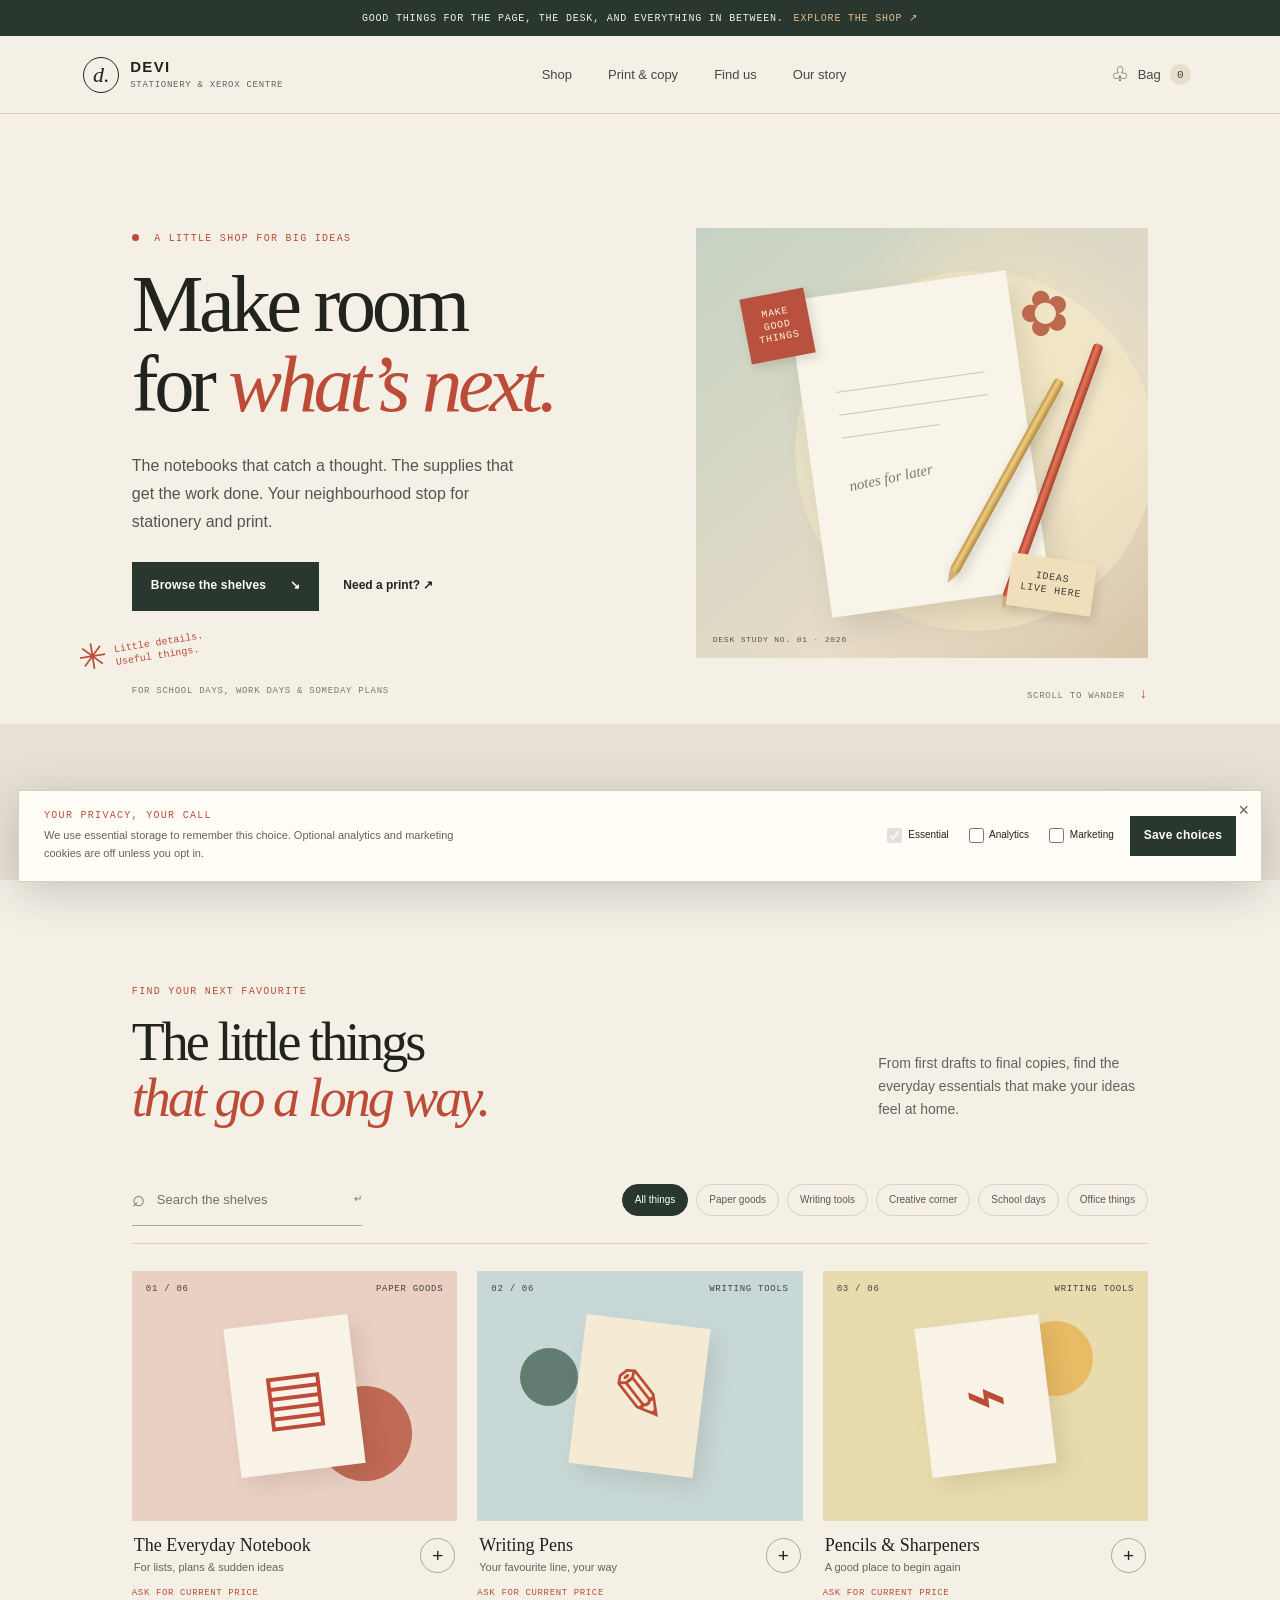
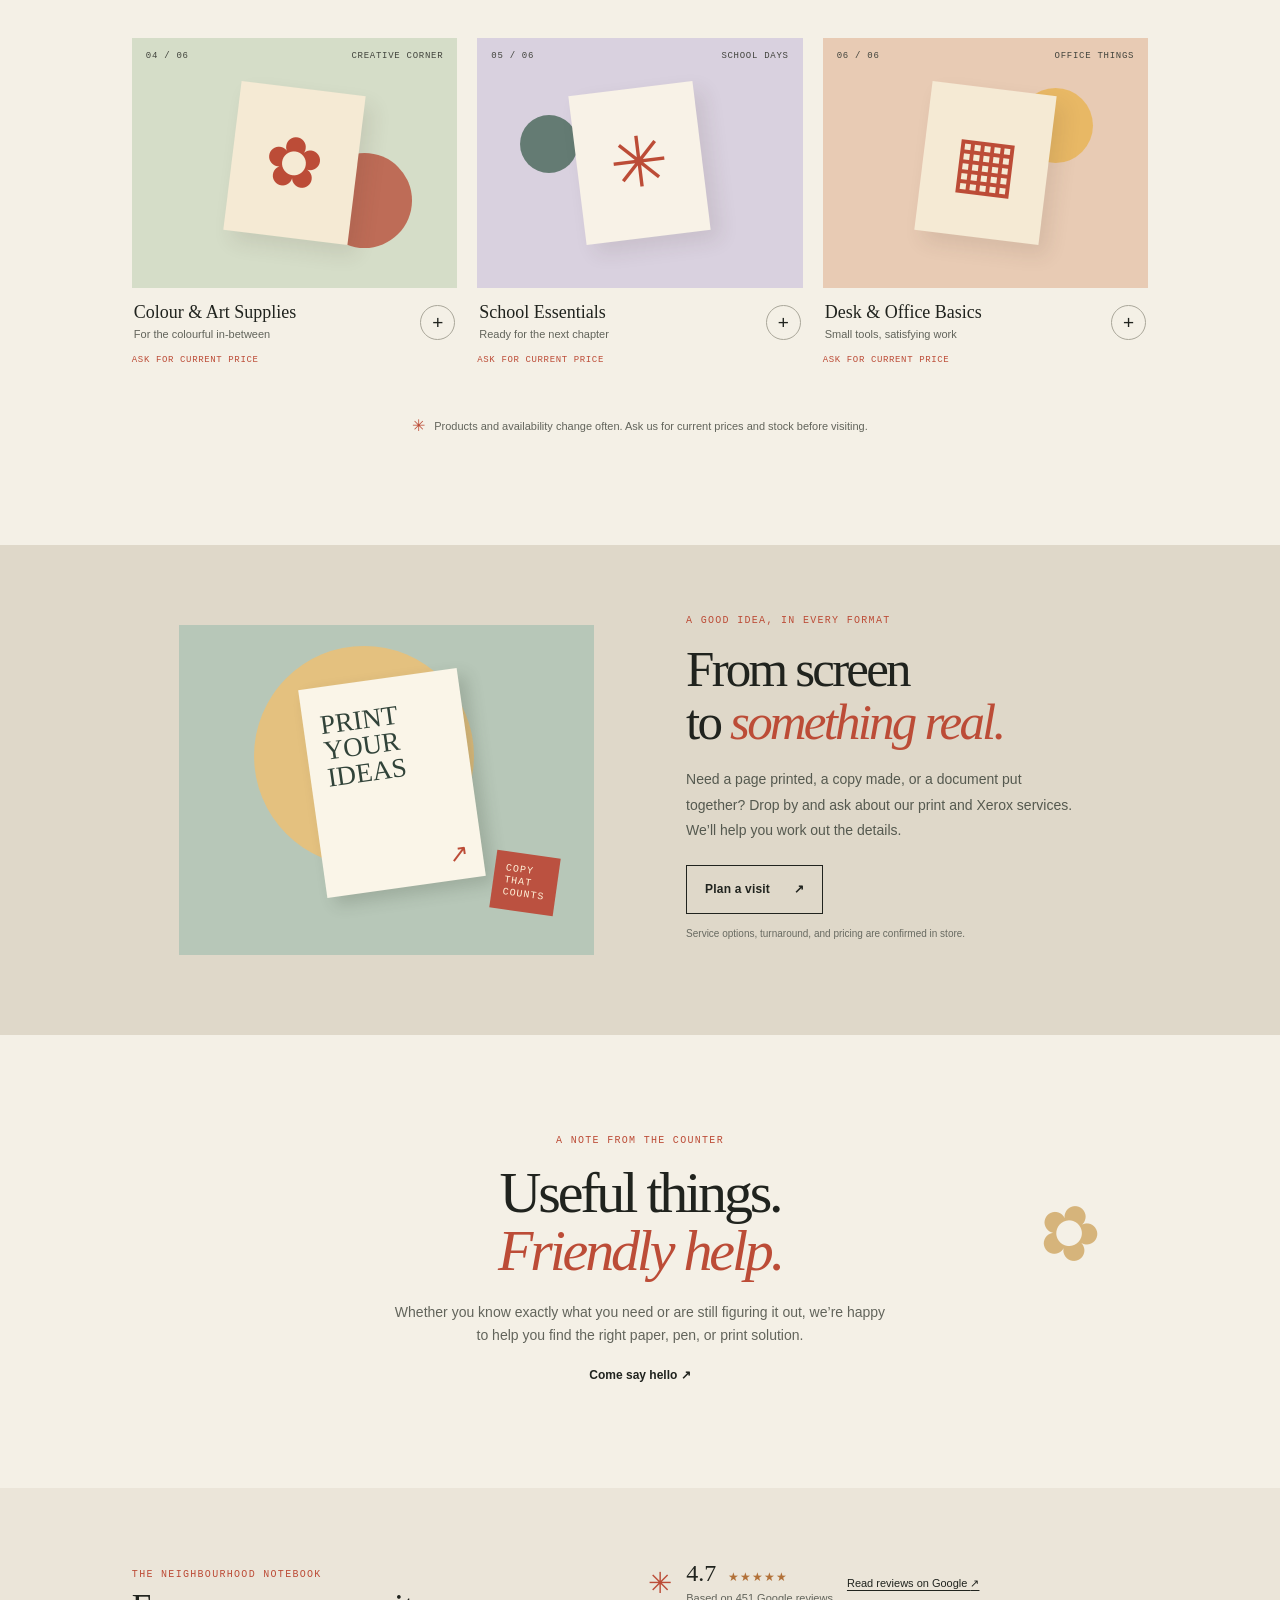
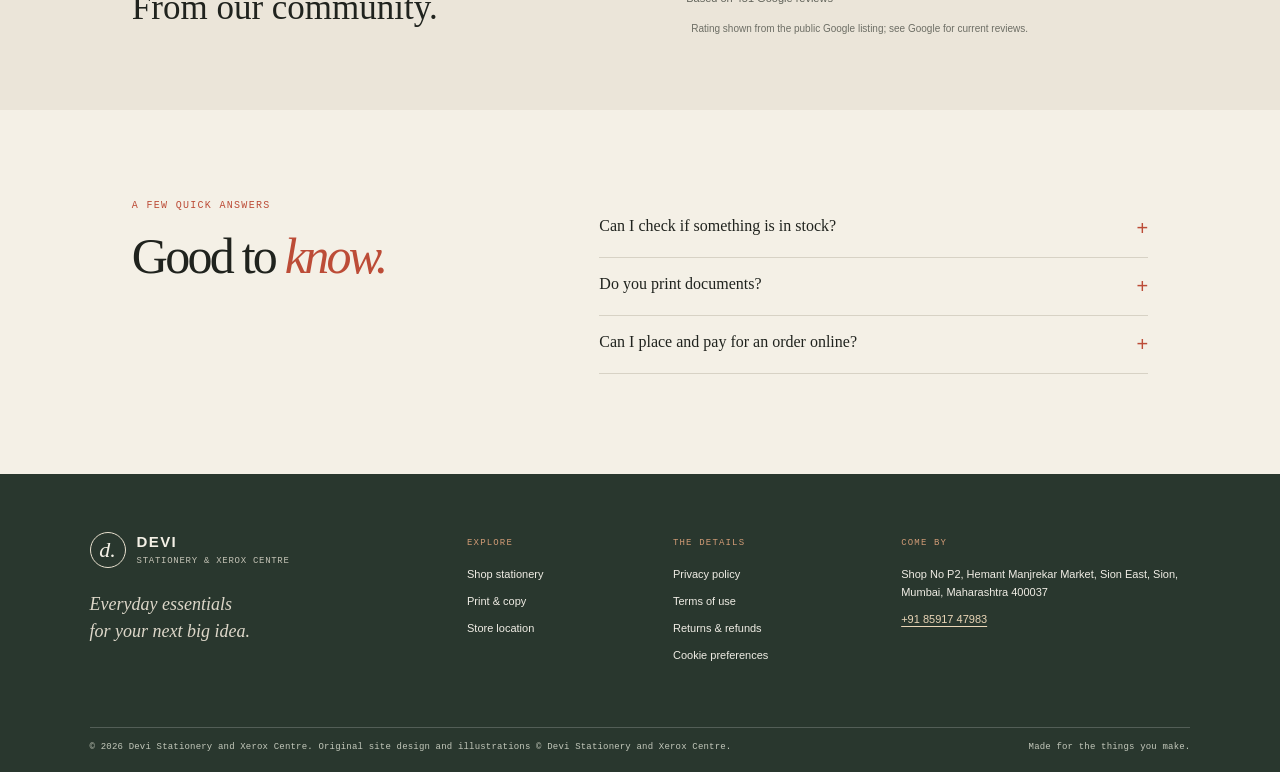
<file: index.html>
<!doctype html>
<html lang="en">
<head>
  <meta charset="utf-8">
  <meta name="viewport" content="width=device-width, initial-scale=1">
  <meta name="theme-color" content="#f4f0e6">
  <meta name="description" content="Thoughtful stationery, school and office essentials, and print services from Devi Stationery and Xerox Centre. Ask us about availability and current prices.">
  <link rel="stylesheet" href="styles.css">
  <script type="application/ld+json">{"@context":"https://schema.org","@type":"FAQPage","mainEntity":[{"@type":"Question","name":"Can I check if something is in stock?","acceptedAnswer":{"@type":"Answer","text":"Yes. Add items to your quote bag and copy a request, or ask us in store. We’ll confirm current availability and price."}},{"@type":"Question","name":"Do you print documents?","acceptedAnswer":{"@type":"Answer","text":"We offer print and Xerox services. Visit the store to confirm formats, rates, and turnaround for your job."}},{"@type":"Question","name":"Can I place and pay for an order online?","acceptedAnswer":{"@type":"Answer","text":"Online payment and checkout are not enabled yet. The quote bag helps you prepare an enquiry; it does not reserve stock or place an order."}}]}</script>
  <script type="application/ld+json">{"@context":"https://schema.org","@type":"Organization","name":"Devi Stationery and Xerox Centre","telephone":"+91-85917-47983","address":{"@type":"PostalAddress","streetAddress":"Shop No P2, Hemant Manjrekar Market, Sion East, Sion","addressLocality":"Mumbai","addressRegion":"Maharashtra","postalCode":"400037","addressCountry":"IN"}}</script>
  <title>Devi Stationery &amp; Xerox Centre — Everyday things, thoughtfully chosen</title>
  <script type="application/ld+json" id="business-schema">{"@context":"https://schema.org","@type":"Store","name":"Devi Stationery and Xerox Centre","description":"Stationery, school and office essentials, and print and copy services.","address":{"@type":"PostalAddress","streetAddress":"Shop No P2, Hemant Manjrekar Market, Sion East, Sion","addressLocality":"Mumbai","addressRegion":"Maharashtra","postalCode":"400037","addressCountry":"IN"},"telephone":"+91-85917-47983"}</script>
  <script defer src="site-config.js"></script>
  <script defer src="app.js"></script>
</head>
<body>
  <a class="skip-link" href="#main">Skip to content</a>
  <div class="announcement"><span>Good things for the page, the desk, and everything in between.</span><a href="#shop">Explore the shop <span aria-hidden="true">↗</span></a></div>
  <header class="site-header">
    <a class="wordmark" href="index.html" aria-label="Devi Stationery and Xerox Centre home"><span class="mark" aria-hidden="true">d.</span><span>DEVI <small>STATIONERY &amp; XEROX CENTRE</small></span></a>
    <button class="menu-toggle" aria-expanded="false" aria-controls="primary-nav"><span class="sr-only">Toggle navigation</span><span></span><span></span></button>
    <nav id="primary-nav" aria-label="Main navigation"><a href="#shop">Shop</a><a href="#services">Print &amp; copy</a><a href="location.html">Find us</a><a href="#about">Our story</a></nav>
    <button class="bag-button" id="bag-open" aria-label="Open quote bag, 0 items"><span class="bag-icon" aria-hidden="true">♧</span><span>Bag</span><span class="bag-count" id="bag-count">0</span></button>
  </header>

  <main id="main">
    <section class="hero" aria-labelledby="hero-title">
      <div class="hero-copy">
        <p class="eyebrow"><span class="eyebrow-dot"></span> A little shop for big ideas</p>
        <h1 id="hero-title">Make room<br>for <em>what’s next.</em></h1>
        <p class="hero-intro">The notebooks that catch a thought. The supplies that get the work done. Your neighbourhood stop for stationery and print.</p>
        <div class="hero-actions"><a class="button button-dark" href="#shop">Browse the shelves <span aria-hidden="true">↘</span></a><a class="text-link" href="#services">Need a print? <span aria-hidden="true">↗</span></a></div>
        <div class="hero-note"><span class="sun-doodle" aria-hidden="true">✳</span><span>Little details.<br>Useful things.</span></div>
      </div>
      <div class="hero-art" role="img" aria-label="Illustration of a warm, sunlit desk with a notebook, pencils and stationery">
        <div class="art-sticker sticker-top">MAKE<br>GOOD<br>THINGS</div><div class="art-paper"><span class="paper-rule"></span><span class="paper-rule"></span><span class="paper-rule short"></span><span class="paper-caption">notes for later</span></div><div class="art-pencil pencil-one"></div><div class="art-pencil pencil-two"></div><div class="art-flower" aria-hidden="true">✿</div><div class="art-sticker sticker-bottom">IDEAS<br>LIVE HERE</div><div class="art-caption">DESK STUDY NO. 01 <span>·</span> 2026</div>
      </div>
      <div class="hero-bottom"><span>For school days, work days &amp; someday plans</span><span class="scroll-cue">SCROLL TO WANDER <span aria-hidden="true">↓</span></span></div>
    </section>

    <section class="intro-strip" id="about"><p class="eyebrow">THE DEVI EDIT</p><p>Considered essentials for <span>everyday making.</span></p><span class="strip-mark" aria-hidden="true">✳</span></section>

    <section class="shop-section section-pad" id="shop">
      <div class="section-heading"><div><p class="eyebrow">FIND YOUR NEXT FAVOURITE</p><h2>The little things<br><em>that go a long way.</em></h2></div><p class="section-aside">From first drafts to final copies, find the everyday essentials that make your ideas feel at home.</p></div>
      <div class="shop-tools"><label class="search-box"><span aria-hidden="true">⌕</span><input id="product-search" type="search" placeholder="Search the shelves" list="product-suggestions" autocomplete="off" aria-label="Search products"><datalist id="product-suggestions"></datalist><kbd>↵</kbd></label><div class="filter-row" id="category-filters" aria-label="Filter products"></div></div>
      <div class="product-grid" id="product-grid" aria-live="polite"></div>
      <p class="inventory-note"><span aria-hidden="true">✳</span> Products and availability change often. Ask us for current prices and stock before visiting.</p>
    </section>

    <section class="services-section" id="services"><div class="service-art" aria-hidden="true"><div class="service-sun"></div><div class="service-copy-sheet"><span>PRINT</span><span>YOUR</span><span>IDEAS</span><i>↗</i></div><div class="service-stamp">COPY<br>THAT<br>COUNTS</div></div><div class="service-copy"><p class="eyebrow">A GOOD IDEA, IN EVERY FORMAT</p><h2>From screen<br>to <em>something real.</em></h2><p>Need a page printed, a copy made, or a document put together? Drop by and ask about our print and Xerox services. We’ll help you work out the details.</p><a class="button button-outline" href="location.html">Plan a visit <span aria-hidden="true">↗</span></a><p class="small-note">Service options, turnaround, and pricing are confirmed in store.</p></div></section>

    <section class="promise-section"><p class="eyebrow">A NOTE FROM THE COUNTER</p><h2>Useful things.<br><em>Friendly help.</em></h2><p>Whether you know exactly what you need or are still figuring it out, we’re happy to help you find the right paper, pen, or print solution.</p><a class="text-link" href="location.html">Come say hello <span aria-hidden="true">↗</span></a><span class="promise-flower" aria-hidden="true">✿</span></section>

  <section class="reviews-section section-pad" aria-labelledby="reviews-title"><div class="reviews-head"><p class="eyebrow">THE NEIGHBOURHOOD NOTEBOOK</p><h2 id="reviews-title">From our community.</h2></div><div class="review-honesty"><span class="review-star" aria-hidden="true">✳</span><div class="rating-summary"><strong>4.7 <span aria-label="out of five stars">★★★★★</span></strong><p>Based on 451 Google reviews</p></div><a href="https://www.google.com/maps/place/DEVI+STATIONERY+AND+XEROX+CENTRE+Mumbai/data=!4m2!3m1!1s0x3be7cf5bdf484687:0x6c8c2959f3098e5c" target="_blank" rel="noopener noreferrer">Read reviews on Google <span aria-hidden="true">↗</span></a><small>Rating shown from the public Google listing; see Google for current reviews.</small></div></section>

    <section class="faq-section section-pad"><div><p class="eyebrow">A FEW QUICK ANSWERS</p><h2>Good to <em>know.</em></h2></div><div class="faq-list"><details><summary>Can I check if something is in stock? <span aria-hidden="true">+</span></summary><p>Yes. Add items to your quote bag and copy a request, or ask us in store. We’ll confirm current availability and price.</p></details><details><summary>Do you print documents? <span aria-hidden="true">+</span></summary><p>We offer print and Xerox services. Visit the store to confirm formats, rates, and turnaround for your job.</p></details><details><summary>Can I place and pay for an order online? <span aria-hidden="true">+</span></summary><p>Online payment and checkout are not enabled yet. The quote bag helps you prepare an enquiry; it does not reserve stock or place an order.</p></details></div></section>
  </main>

  <footer class="site-footer"><div class="footer-main"><div class="footer-brand"><a class="wordmark wordmark-light" href="index.html"><span class="mark" aria-hidden="true">d.</span><span>DEVI <small>STATIONERY &amp; XEROX CENTRE</small></span></a><p>Everyday essentials<br>for your next big idea.</p></div><div class="footer-links"><div><p class="footer-label">EXPLORE</p><a href="#shop">Shop stationery</a><a href="#services">Print &amp; copy</a><a href="location.html">Store location</a></div><div><p class="footer-label">THE DETAILS</p><a href="privacy.html">Privacy policy</a><a href="terms.html">Terms of use</a><a href="returns.html">Returns &amp; refunds</a><button id="privacy-settings" class="footer-button">Cookie preferences</button></div><div class="footer-contact"><p class="footer-label">COME BY</p><p id="footer-nap">Shop No P2, Hemant Manjrekar Market, Sion East, Sion, Mumbai, Maharashtra 400037</p><a id="footer-phone" href="tel:+918591747983">+91 85917 47983</a></div></div></div><div class="footer-bottom"><span>© <span id="year"></span> Devi Stationery and Xerox Centre. Original site design and illustrations © Devi Stationery and Xerox Centre.</span><span>Made for the things you make.</span></div></footer>

  <dialog class="bag-dialog" id="bag-dialog" aria-labelledby="bag-title"><div class="dialog-head"><div><p class="eyebrow">YOUR SHORTLIST</p><h2 id="bag-title">Quote bag <span id="dialog-count">(0)</span></h2></div><button class="close-dialog" id="bag-close" aria-label="Close quote bag">×</button></div><div id="bag-items" class="bag-items"></div><div class="bag-actions"><p>We’ll confirm prices and availability with you. This request is not an order or reservation.</p><button class="button button-dark" id="copy-request">Copy enquiry <span aria-hidden="true">↗</span></button><button class="text-link clear-bag" id="clear-bag">Clear bag</button><span class="copy-status" id="copy-status" role="status" aria-live="polite"></span></div></dialog>
  <div class="cookie-banner" id="cookie-banner" hidden><div><p class="eyebrow">YOUR PRIVACY, YOUR CALL</p><p>We use essential storage to remember this choice. Optional analytics and marketing cookies are off unless you opt in.</p></div><div class="cookie-controls"><label><input type="checkbox" checked disabled> Essential</label><label><input type="checkbox" id="analytics-consent"> Analytics</label><label><input type="checkbox" id="marketing-consent"> Marketing</label><button id="cookie-save" class="button button-dark">Save choices</button></div><button id="cookie-close" class="cookie-close" aria-label="Close cookie preferences">×</button></div>
</body>
</html>
</file>
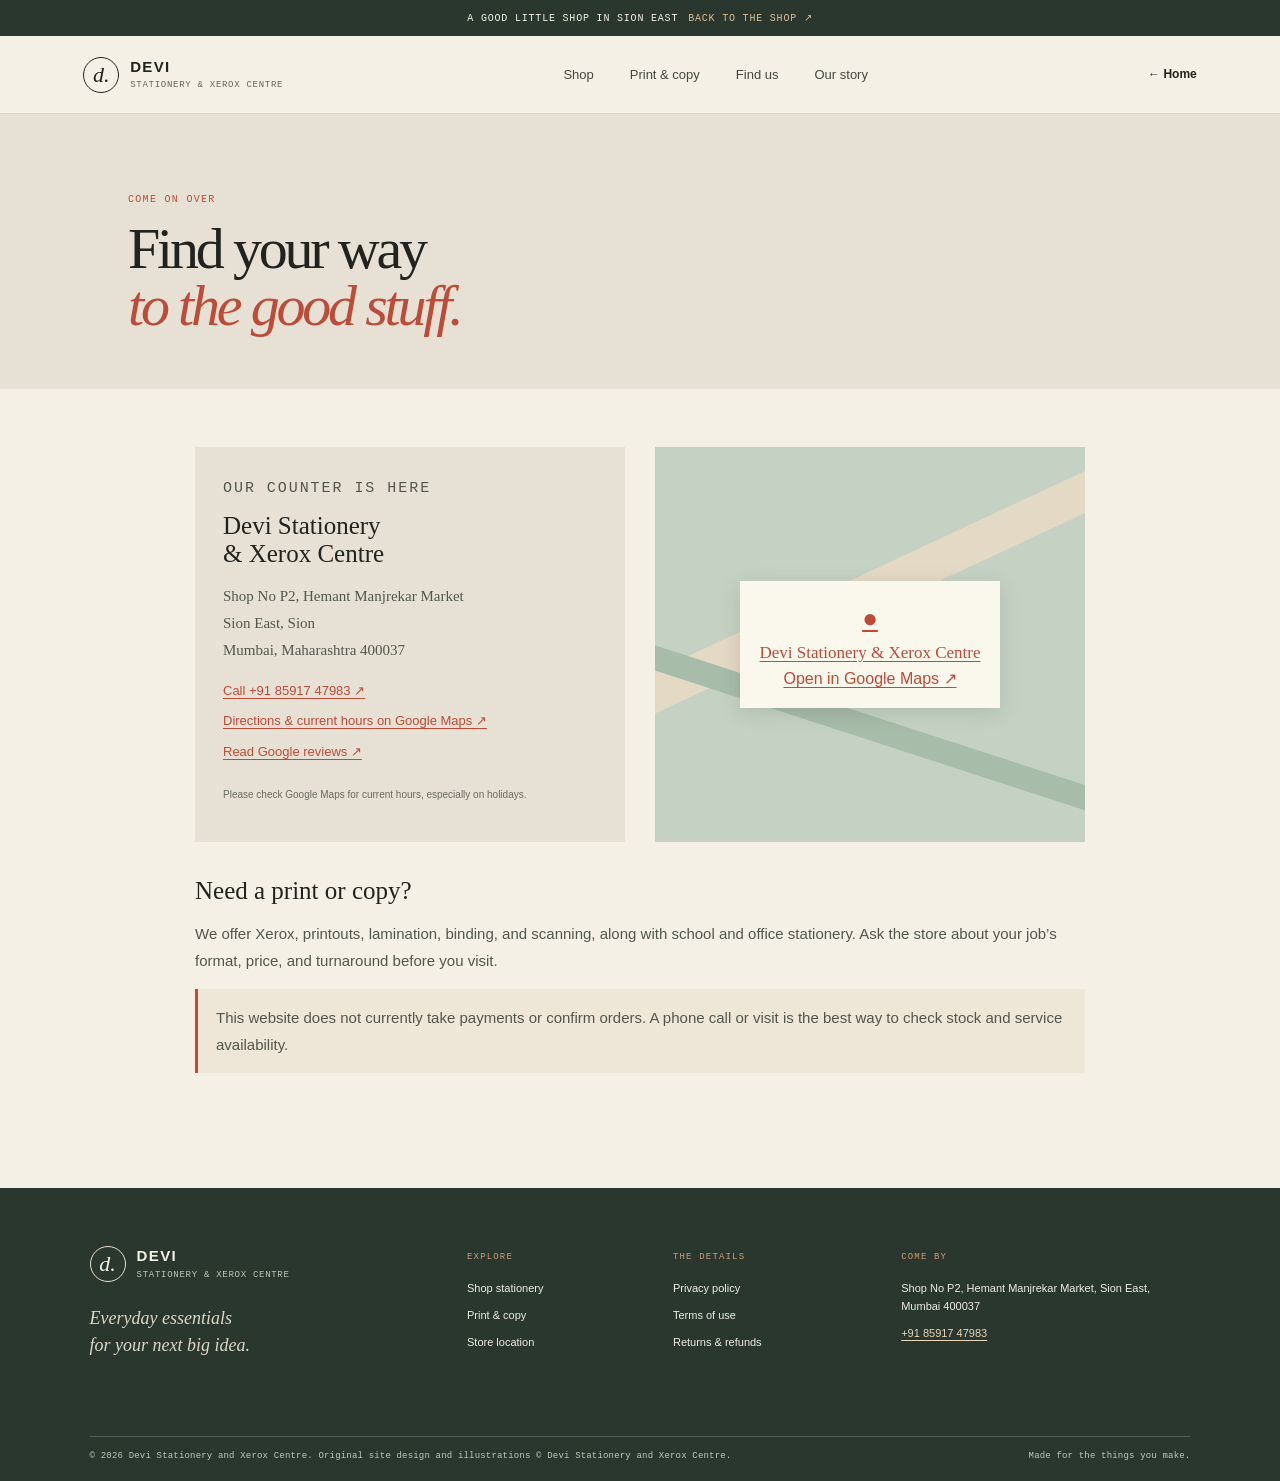
<file: location.html>
<!doctype html>
<html lang="en"><head><meta charset="utf-8"><meta name="viewport" content="width=device-width, initial-scale=1"><meta name="theme-color" content="#f4f0e6"><meta name="description" content="Find Devi Stationery and Xerox Centre at Hemant Manjrekar Market in Sion East, Mumbai. See current hours and directions on Google Maps."><link rel="stylesheet" href="styles.css"><title>Find Us — Devi Stationery &amp; Xerox Centre</title><script type="application/ld+json">{"@context":"https://schema.org","@type":"StationeryStore","name":"Devi Stationery and Xerox Centre","telephone":"+91-85917-47983","address":{"@type":"PostalAddress","streetAddress":"Shop No P2, Hemant Manjrekar Market, Sion East, Sion","addressLocality":"Mumbai","addressRegion":"Maharashtra","postalCode":"400037","addressCountry":"IN"}}</script><script type="application/ld+json">{"@context":"https://schema.org","@type":"BreadcrumbList","itemListElement":[{"@type":"ListItem","position":1,"name":"Home","item":"/"},{"@type":"ListItem","position":2,"name":"Find us","item":"/location.html"}]}</script></head>
<body><a class="skip-link" href="#main">Skip to content</a><div class="announcement">A good little shop in Sion East <a href="index.html">Back to the shop ↗</a></div><header class="site-header site-header-simple"><a class="wordmark" href="index.html"><span class="mark" aria-hidden="true">d.</span><span>DEVI <small>STATIONERY &amp; XEROX CENTRE</small></span></a><nav aria-label="Main navigation"><a href="index.html#shop">Shop</a><a href="index.html#services">Print &amp; copy</a><a href="location.html" aria-current="page">Find us</a><a href="index.html#about">Our story</a></nav><a class="text-link" href="index.html">← Home</a></header><main id="main"><section class="page-hero"><p class="eyebrow">COME ON OVER</p><h1>Find your way<br><em>to the good stuff.</em></h1></section><section class="page-content"><div class="location-grid"><div class="location-card"><p class="eyebrow">OUR COUNTER IS HERE</p><h2>Devi Stationery<br>&amp; Xerox Centre</h2><p class="location-address">Shop No P2, Hemant Manjrekar Market<br>Sion East, Sion<br>Mumbai, Maharashtra 400037</p><div class="location-details"><a href="tel:+918591747983">Call +91 85917 47983 ↗</a><a href="https://www.google.com/maps/place/DEVI+STATIONERY+AND+XEROX+CENTRE+Mumbai/data=!4m2!3m1!1s0x3be7cf5bdf484687:0x6c8c2959f3098e5c" target="_blank" rel="noopener noreferrer">Directions &amp; current hours on Google Maps ↗</a><a href="https://www.google.com/maps/place/DEVI+STATIONERY+AND+XEROX+CENTRE+Mumbai/data=!4m2!3m1!1s0x3be7cf5bdf484687:0x6c8c2959f3098e5c" target="_blank" rel="noopener noreferrer">Read Google reviews ↗</a></div><p class="small-note">Please check Google Maps for current hours, especially on holidays.</p></div><a class="map-card" href="https://www.google.com/maps/place/DEVI+STATIONERY+AND+XEROX+CENTRE+Mumbai/data=!4m2!3m1!1s0x3be7cf5bdf484687:0x6c8c2959f3098e5c" target="_blank" rel="noopener noreferrer" aria-label="Open Devi Stationery and Xerox Centre in Google Maps"><div><span class="map-pin" aria-hidden="true">●</span><strong>Devi Stationery &amp; Xerox Centre</strong><br><span>Open in Google Maps ↗</span></div></a></div><h2>Need a print or copy?</h2><p>We offer Xerox, printouts, lamination, binding, and scanning, along with school and office stationery. Ask the store about your job’s format, price, and turnaround before you visit.</p><p class="policy-note">This website does not currently take payments or confirm orders. A phone call or visit is the best way to check stock and service availability.</p></section></main><footer class="site-footer"><div class="footer-main"><div class="footer-brand"><a class="wordmark wordmark-light" href="index.html"><span class="mark">d.</span><span>DEVI <small>STATIONERY &amp; XEROX CENTRE</small></span></a><p>Everyday essentials<br>for your next big idea.</p></div><div class="footer-links"><div><p class="footer-label">EXPLORE</p><a href="index.html#shop">Shop stationery</a><a href="index.html#services">Print &amp; copy</a><a href="location.html">Store location</a></div><div><p class="footer-label">THE DETAILS</p><a href="privacy.html">Privacy policy</a><a href="terms.html">Terms of use</a><a href="returns.html">Returns &amp; refunds</a></div><div class="footer-contact"><p class="footer-label">COME BY</p><p>Shop No P2, Hemant Manjrekar Market, Sion East, Mumbai 400037</p><a href="tel:+918591747983">+91 85917 47983</a></div></div></div><div class="footer-bottom"><span>© 2026 Devi Stationery and Xerox Centre. Original site design and illustrations © Devi Stationery and Xerox Centre.</span><span>Made for the things you make.</span></div></footer></body></html>
</file>
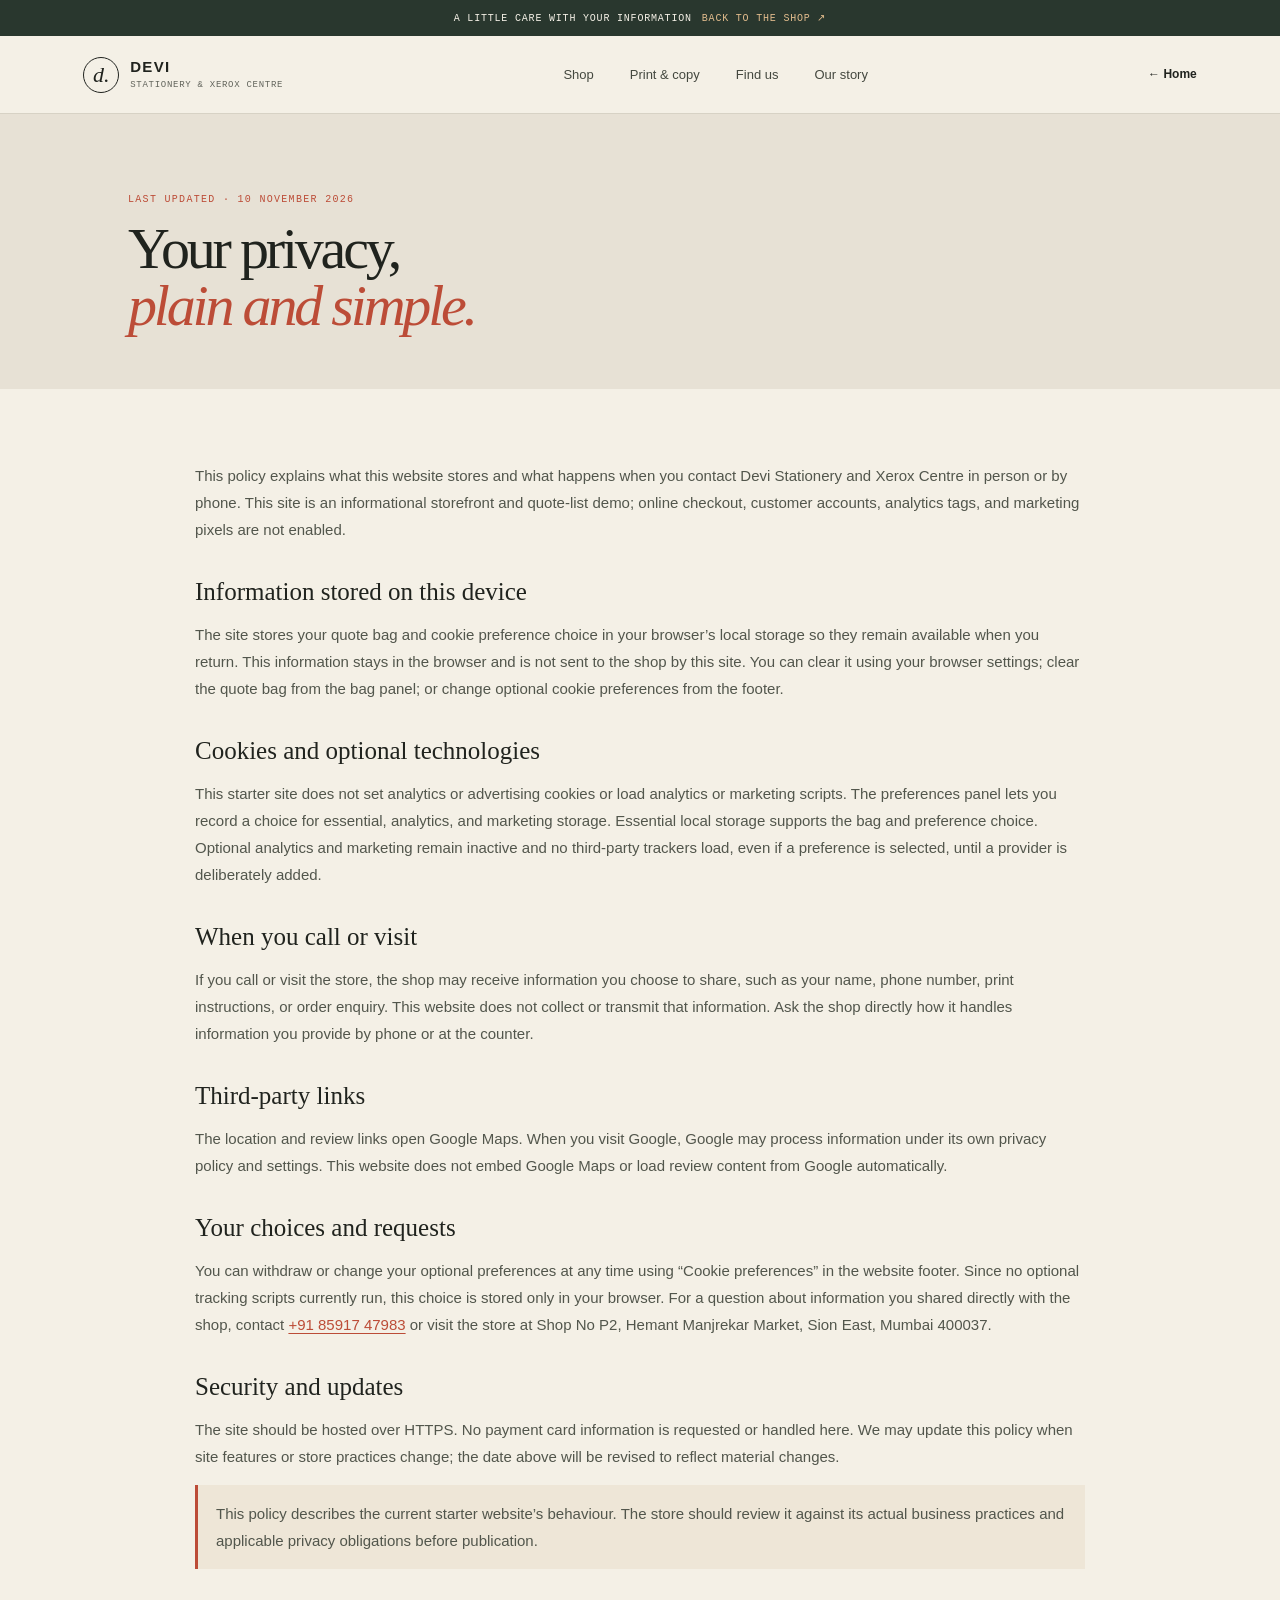
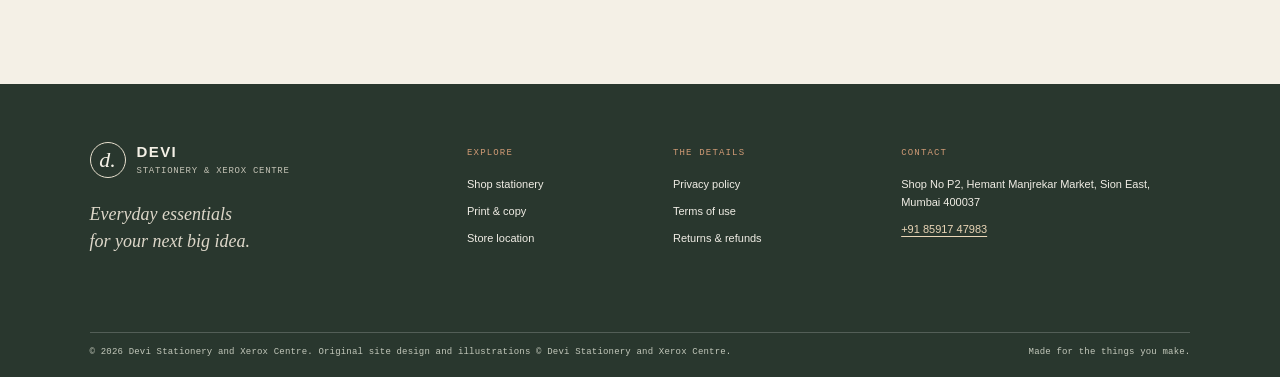
<file: privacy.html>
<!doctype html>
<html lang="en"><head><meta charset="utf-8"><meta name="viewport" content="width=device-width, initial-scale=1"><meta name="theme-color" content="#f4f0e6"><meta name="description" content="Privacy information for the Devi Stationery and Xerox Centre website."><link rel="stylesheet" href="styles.css"><title>Privacy Policy — Devi Stationery &amp; Xerox Centre</title></head>
<body><a class="skip-link" href="#main">Skip to content</a><div class="announcement">A little care with your information <a href="index.html">Back to the shop ↗</a></div><header class="site-header site-header-simple"><a class="wordmark" href="index.html"><span class="mark">d.</span><span>DEVI <small>STATIONERY &amp; XEROX CENTRE</small></span></a><nav aria-label="Main navigation"><a href="index.html#shop">Shop</a><a href="index.html#services">Print &amp; copy</a><a href="location.html">Find us</a><a href="index.html#about">Our story</a></nav><a class="text-link" href="index.html">← Home</a></header><main id="main"><section class="page-hero"><p class="eyebrow">LAST UPDATED · 10 NOVEMBER 2026</p><h1>Your privacy,<br><em>plain and simple.</em></h1></section><article class="page-content"><p>This policy explains what this website stores and what happens when you contact Devi Stationery and Xerox Centre in person or by phone. This site is an informational storefront and quote-list demo; online checkout, customer accounts, analytics tags, and marketing pixels are not enabled.</p><h2>Information stored on this device</h2><p>The site stores your quote bag and cookie preference choice in your browser’s local storage so they remain available when you return. This information stays in the browser and is not sent to the shop by this site. You can clear it using your browser settings; clear the quote bag from the bag panel; or change optional cookie preferences from the footer.</p><h2>Cookies and optional technologies</h2><p>This starter site does not set analytics or advertising cookies or load analytics or marketing scripts. The preferences panel lets you record a choice for essential, analytics, and marketing storage. Essential local storage supports the bag and preference choice. Optional analytics and marketing remain inactive and no third-party trackers load, even if a preference is selected, until a provider is deliberately added.</p><h2>When you call or visit</h2><p>If you call or visit the store, the shop may receive information you choose to share, such as your name, phone number, print instructions, or order enquiry. This website does not collect or transmit that information. Ask the shop directly how it handles information you provide by phone or at the counter.</p><h2>Third-party links</h2><p>The location and review links open Google Maps. When you visit Google, Google may process information under its own privacy policy and settings. This website does not embed Google Maps or load review content from Google automatically.</p><h2>Your choices and requests</h2><p>You can withdraw or change your optional preferences at any time using “Cookie preferences” in the website footer. Since no optional tracking scripts currently run, this choice is stored only in your browser. For a question about information you shared directly with the shop, contact <a href="tel:+918591747983">+91 85917 47983</a> or visit the store at Shop No P2, Hemant Manjrekar Market, Sion East, Mumbai 400037.</p><h2>Security and updates</h2><p>The site should be hosted over HTTPS. No payment card information is requested or handled here. We may update this policy when site features or store practices change; the date above will be revised to reflect material changes.</p><p class="policy-note">This policy describes the current starter website’s behaviour. The store should review it against its actual business practices and applicable privacy obligations before publication.</p></article></main><footer class="site-footer"><div class="footer-main"><div class="footer-brand"><a class="wordmark wordmark-light" href="index.html"><span class="mark">d.</span><span>DEVI <small>STATIONERY &amp; XEROX CENTRE</small></span></a><p>Everyday essentials<br>for your next big idea.</p></div><div class="footer-links"><div><p class="footer-label">EXPLORE</p><a href="index.html#shop">Shop stationery</a><a href="index.html#services">Print &amp; copy</a><a href="location.html">Store location</a></div><div><p class="footer-label">THE DETAILS</p><a href="privacy.html">Privacy policy</a><a href="terms.html">Terms of use</a><a href="returns.html">Returns &amp; refunds</a></div><div class="footer-contact"><p class="footer-label">CONTACT</p><p>Shop No P2, Hemant Manjrekar Market, Sion East, Mumbai 400037</p><a href="tel:+918591747983">+91 85917 47983</a></div></div></div><div class="footer-bottom"><span>© 2026 Devi Stationery and Xerox Centre. Original site design and illustrations © Devi Stationery and Xerox Centre.</span><span>Made for the things you make.</span></div></footer></body></html>
</file>
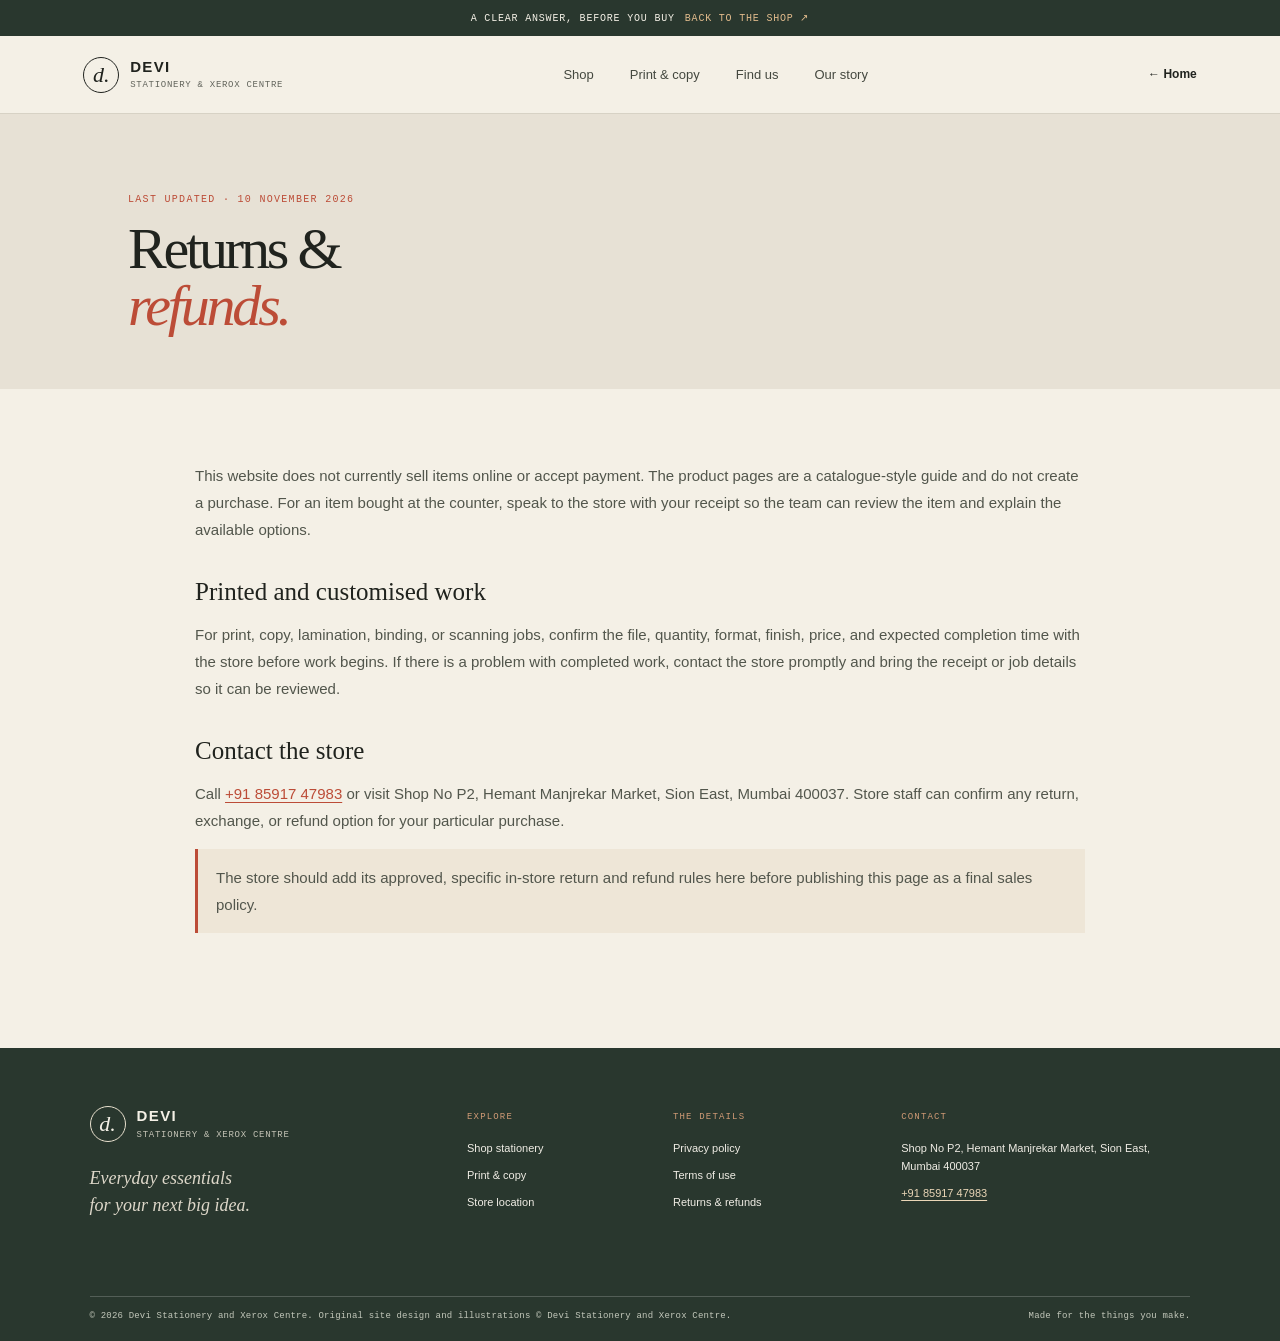
<file: returns.html>
<!doctype html>
<html lang="en"><head><meta charset="utf-8"><meta name="viewport" content="width=device-width, initial-scale=1"><meta name="theme-color" content="#f4f0e6"><meta name="description" content="Returns and refund information for Devi Stationery and Xerox Centre."><link rel="stylesheet" href="styles.css"><title>Returns &amp; Refunds — Devi Stationery &amp; Xerox Centre</title></head>
<body><a class="skip-link" href="#main">Skip to content</a><div class="announcement">A clear answer, before you buy <a href="index.html">Back to the shop ↗</a></div><header class="site-header site-header-simple"><a class="wordmark" href="index.html"><span class="mark">d.</span><span>DEVI <small>STATIONERY &amp; XEROX CENTRE</small></span></a><nav aria-label="Main navigation"><a href="index.html#shop">Shop</a><a href="index.html#services">Print &amp; copy</a><a href="location.html">Find us</a><a href="index.html#about">Our story</a></nav><a class="text-link" href="index.html">← Home</a></header><main id="main"><section class="page-hero"><p class="eyebrow">LAST UPDATED · 10 NOVEMBER 2026</p><h1>Returns &amp;<br><em>refunds.</em></h1></section><article class="page-content"><p>This website does not currently sell items online or accept payment. The product pages are a catalogue-style guide and do not create a purchase. For an item bought at the counter, speak to the store with your receipt so the team can review the item and explain the available options.</p><h2>Printed and customised work</h2><p>For print, copy, lamination, binding, or scanning jobs, confirm the file, quantity, format, finish, price, and expected completion time with the store before work begins. If there is a problem with completed work, contact the store promptly and bring the receipt or job details so it can be reviewed.</p><h2>Contact the store</h2><p>Call <a href="tel:+918591747983">+91 85917 47983</a> or visit Shop No P2, Hemant Manjrekar Market, Sion East, Mumbai 400037. Store staff can confirm any return, exchange, or refund option for your particular purchase.</p><p class="policy-note">The store should add its approved, specific in-store return and refund rules here before publishing this page as a final sales policy.</p></article></main><footer class="site-footer"><div class="footer-main"><div class="footer-brand"><a class="wordmark wordmark-light" href="index.html"><span class="mark">d.</span><span>DEVI <small>STATIONERY &amp; XEROX CENTRE</small></span></a><p>Everyday essentials<br>for your next big idea.</p></div><div class="footer-links"><div><p class="footer-label">EXPLORE</p><a href="index.html#shop">Shop stationery</a><a href="index.html#services">Print &amp; copy</a><a href="location.html">Store location</a></div><div><p class="footer-label">THE DETAILS</p><a href="privacy.html">Privacy policy</a><a href="terms.html">Terms of use</a><a href="returns.html">Returns &amp; refunds</a></div><div class="footer-contact"><p class="footer-label">CONTACT</p><p>Shop No P2, Hemant Manjrekar Market, Sion East, Mumbai 400037</p><a href="tel:+918591747983">+91 85917 47983</a></div></div></div><div class="footer-bottom"><span>© 2026 Devi Stationery and Xerox Centre. Original site design and illustrations © Devi Stationery and Xerox Centre.</span><span>Made for the things you make.</span></div></footer></body></html>
</file>
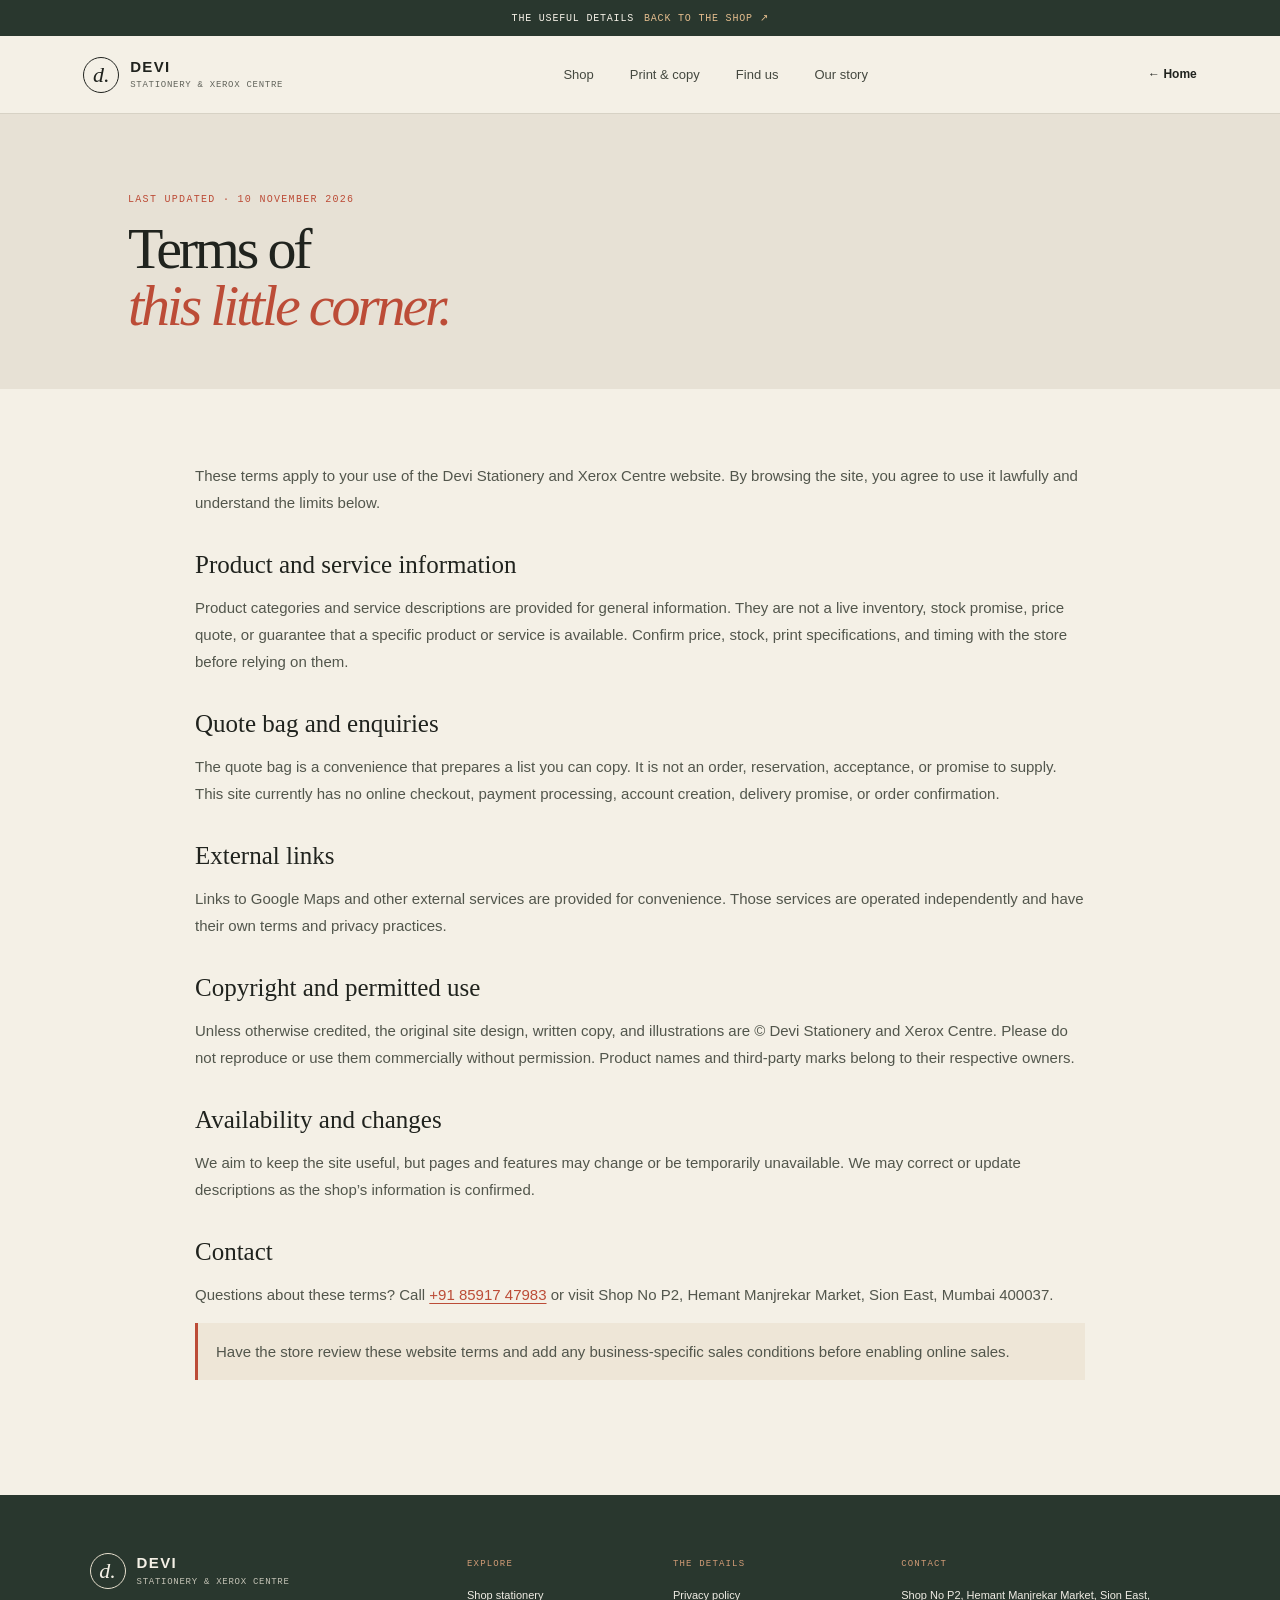
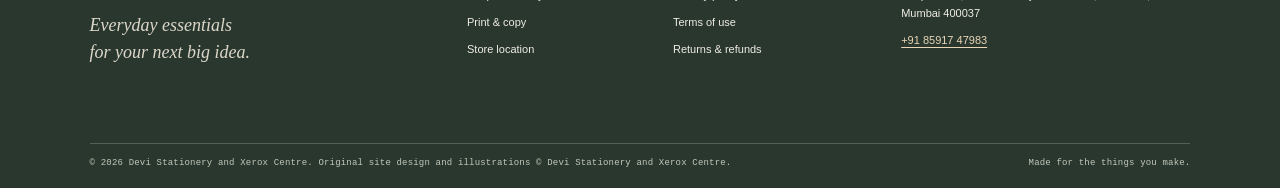
<file: terms.html>
<!doctype html>
<html lang="en"><head><meta charset="utf-8"><meta name="viewport" content="width=device-width, initial-scale=1"><meta name="theme-color" content="#f4f0e6"><meta name="description" content="Terms for using the Devi Stationery and Xerox Centre website."><link rel="stylesheet" href="styles.css"><title>Terms of Use — Devi Stationery &amp; Xerox Centre</title></head>
<body><a class="skip-link" href="#main">Skip to content</a><div class="announcement">The useful details <a href="index.html">Back to the shop ↗</a></div><header class="site-header site-header-simple"><a class="wordmark" href="index.html"><span class="mark">d.</span><span>DEVI <small>STATIONERY &amp; XEROX CENTRE</small></span></a><nav aria-label="Main navigation"><a href="index.html#shop">Shop</a><a href="index.html#services">Print &amp; copy</a><a href="location.html">Find us</a><a href="index.html#about">Our story</a></nav><a class="text-link" href="index.html">← Home</a></header><main id="main"><section class="page-hero"><p class="eyebrow">LAST UPDATED · 10 NOVEMBER 2026</p><h1>Terms of<br><em>this little corner.</em></h1></section><article class="page-content"><p>These terms apply to your use of the Devi Stationery and Xerox Centre website. By browsing the site, you agree to use it lawfully and understand the limits below.</p><h2>Product and service information</h2><p>Product categories and service descriptions are provided for general information. They are not a live inventory, stock promise, price quote, or guarantee that a specific product or service is available. Confirm price, stock, print specifications, and timing with the store before relying on them.</p><h2>Quote bag and enquiries</h2><p>The quote bag is a convenience that prepares a list you can copy. It is not an order, reservation, acceptance, or promise to supply. This site currently has no online checkout, payment processing, account creation, delivery promise, or order confirmation.</p><h2>External links</h2><p>Links to Google Maps and other external services are provided for convenience. Those services are operated independently and have their own terms and privacy practices.</p><h2>Copyright and permitted use</h2><p>Unless otherwise credited, the original site design, written copy, and illustrations are © Devi Stationery and Xerox Centre. Please do not reproduce or use them commercially without permission. Product names and third-party marks belong to their respective owners.</p><h2>Availability and changes</h2><p>We aim to keep the site useful, but pages and features may change or be temporarily unavailable. We may correct or update descriptions as the shop’s information is confirmed.</p><h2>Contact</h2><p>Questions about these terms? Call <a href="tel:+918591747983">+91 85917 47983</a> or visit Shop No P2, Hemant Manjrekar Market, Sion East, Mumbai 400037.</p><p class="policy-note">Have the store review these website terms and add any business-specific sales conditions before enabling online sales.</p></article></main><footer class="site-footer"><div class="footer-main"><div class="footer-brand"><a class="wordmark wordmark-light" href="index.html"><span class="mark">d.</span><span>DEVI <small>STATIONERY &amp; XEROX CENTRE</small></span></a><p>Everyday essentials<br>for your next big idea.</p></div><div class="footer-links"><div><p class="footer-label">EXPLORE</p><a href="index.html#shop">Shop stationery</a><a href="index.html#services">Print &amp; copy</a><a href="location.html">Store location</a></div><div><p class="footer-label">THE DETAILS</p><a href="privacy.html">Privacy policy</a><a href="terms.html">Terms of use</a><a href="returns.html">Returns &amp; refunds</a></div><div class="footer-contact"><p class="footer-label">CONTACT</p><p>Shop No P2, Hemant Manjrekar Market, Sion East, Mumbai 400037</p><a href="tel:+918591747983">+91 85917 47983</a></div></div></div><div class="footer-bottom"><span>© 2026 Devi Stationery and Xerox Centre. Original site design and illustrations © Devi Stationery and Xerox Centre.</span><span>Made for the things you make.</span></div></footer></body></html>
</file>
<file: styles.css>
:root{--paper:#f4f0e6;--paper-light:#faf8f1;--ink:#20231e;--muted:#62645b;--red:#bc4c37;--line:#d7d2c5;--forest:#29372e;--serif:'Playfair Display',Georgia,serif;--sans:'DM Sans',Arial,sans-serif;--mono:'DM Mono',monospace}*{box-sizing:border-box}html{scroll-behavior:smooth;scroll-padding-top:92px}body{margin:0;background:var(--paper);color:var(--ink);font-family:var(--sans);font-size:16px;line-height:1.65}a{color:inherit;text-decoration:none}button,input{font:inherit}button,a,input,summary{outline-offset:4px}button:focus-visible,a:focus-visible,input:focus-visible,summary:focus-visible{outline:2px solid var(--red)}.skip-link{position:absolute;top:-60px;left:10px;background:var(--ink);color:white;padding:10px;z-index:100}.skip-link:focus{top:8px}.sr-only{position:absolute;width:1px;height:1px;padding:0;margin:-1px;overflow:hidden;clip:rect(0,0,0,0);white-space:nowrap;border:0}.announcement{height:36px;background:var(--forest);color:#f5f1e7;display:flex;align-items:center;justify-content:center;gap:10px;font:10px var(--mono);letter-spacing:.08em;text-transform:uppercase}.announcement a{color:#e2bc8d}.site-header{height:78px;padding:0 6.5%;border-bottom:1px solid var(--line);display:flex;align-items:center;justify-content:space-between;position:sticky;top:0;z-index:10;background:rgba(244,240,230,.96);backdrop-filter:blur(12px)}.wordmark{display:flex;align-items:center;gap:11px;font:700 15px var(--sans);letter-spacing:.09em;line-height:1.1}.wordmark small{display:block;margin-top:5px;font:9px var(--mono);letter-spacing:.08em;color:var(--muted)}.mark{width:36px;height:36px;border:1px solid var(--ink);border-radius:50%;display:grid;place-items:center;font:italic 22px var(--serif);letter-spacing:0}.site-header nav{display:flex;align-items:center;gap:36px}.site-header nav a,.bag-button{font-size:13px;color:#44483f}.site-header nav a:hover,.footer-links a:hover,.text-link:hover{color:var(--red)}.bag-button{border:0;background:none;display:flex;align-items:center;gap:9px;cursor:pointer}.bag-icon{font-size:20px}.bag-count{width:21px;height:21px;border-radius:50%;display:grid;place-items:center;background:#e6dfd0;font:11px var(--mono)}.menu-toggle{display:none}.hero{min-height:610px;padding:76px 10.3% 28px;position:relative;display:grid;grid-template-columns:1fr .9fr;align-items:center;gap:6%;overflow:hidden}.hero-copy{position:relative;z-index:1;padding-bottom:42px}.eyebrow{font:10px var(--mono);letter-spacing:.13em;color:var(--red);margin:0 0 20px;text-transform:uppercase}.eyebrow-dot{display:inline-block;width:7px;height:7px;border-radius:50%;background:var(--red);margin-right:8px}.hero h1,.section-heading h2,.service-copy h2,.promise-section h2,.faq-section h2,.page-hero h1{font:500 clamp(52px,6.3vw,86px)/.99 var(--serif);letter-spacing:-.055em;margin:0}.hero h1 em,.section-heading h2 em,.service-copy h2 em,.promise-section h2 em,.faq-section h2 em,.page-hero h1 em{font-weight:500;color:var(--red)}.hero-intro{font-size:16px;line-height:1.75;color:#53564d;max-width:390px;margin:28px 0 26px}.hero-actions{display:flex;align-items:center;gap:24px}.button{min-height:49px;padding:12px 18px;display:inline-flex;align-items:center;gap:24px;font-size:12px;font-weight:600;letter-spacing:.015em;border:1px solid transparent;cursor:pointer}.button-dark{background:var(--forest);color:#fff}.button-dark:hover{background:#19251d}.button-outline{border-color:var(--ink)}.button-outline:hover{background:var(--ink);color:white}.text-link{border:0;background:none;padding:5px 0;font-size:12px;font-weight:600;cursor:pointer}.hero-note{position:absolute;left:-54px;bottom:-22px;display:flex;align-items:center;gap:8px;color:var(--red);font:10px/1.25 var(--mono);transform:rotate(-9deg)}.sun-doodle{font-size:35px}.hero-art{height:430px;position:relative;background:#d6dfd1;overflow:hidden;background-image:radial-gradient(ellipse at 67% 28%,rgba(245,230,190,.85),transparent 35%),linear-gradient(140deg,#c5d2c3,#e8dcc7 68%,#d7c5a8)}.hero-art:before{content:"";position:absolute;width:360px;height:360px;border-radius:50%;background:rgba(249,235,199,.47);left:22%;top:10%}.art-paper{position:absolute;left:25%;top:13%;height:320px;width:220px;background:#f8f4e9;transform:rotate(-8deg);box-shadow:8px 15px 30px #4c493529;padding:75px 35px}.paper-rule{display:block;height:1px;background:#c9c7b8;margin:22px 0}.paper-rule.short{width:65%}.paper-caption{font:italic 15px var(--serif);color:#7a7b6e;display:block;margin-top:35px;transform:rotate(-4deg)}.art-pencil{position:absolute;width:10px;height:270px;top:25%;border-radius:4px;background:linear-gradient(90deg,#a3392b,#e47857 38%,#a93d2d);box-shadow:4px 6px 12px #24231f2e}.art-pencil:after{content:"";position:absolute;bottom:-12px;left:0;border-left:5px solid transparent;border-right:5px solid transparent;border-top:13px solid #d2ae81}.pencil-one{right:20%;transform:rotate(20deg)}.pencil-two{right:30%;top:32%;height:220px;background:linear-gradient(90deg,#c09348,#edce7e 40%,#b1843e);transform:rotate(29deg)}.art-flower{position:absolute;top:8%;right:17%;font-size:62px;color:#bd694d;transform:rotate(-18deg)}.art-sticker{position:absolute;z-index:2;background:#b9513e;color:#fff2db;text-align:center;font:10px/1.25 var(--mono);letter-spacing:.08em;padding:14px 12px;box-shadow:3px 5px 10px #362c2424}.sticker-top{top:15%;left:11%;transform:rotate(-11deg)}.sticker-bottom{bottom:11%;right:12%;background:#f1dfbc;color:#3d4035;transform:rotate(8deg)}.art-caption{position:absolute;bottom:14px;left:17px;font:8px var(--mono);letter-spacing:.1em;color:#50594e}.art-caption span{color:var(--red)}.hero-bottom{position:absolute;left:10.3%;right:10.3%;bottom:22px;display:flex;justify-content:space-between;color:#77786e;font:9px var(--mono);letter-spacing:.08em;text-transform:uppercase}.scroll-cue span{color:var(--red);font-size:14px;margin-left:8px}.intro-strip{min-height:156px;background:#e7e1d5;display:flex;align-items:center;justify-content:center;gap:26px;position:relative;padding:25px}.intro-strip .eyebrow{margin:0;font-size:9px}.intro-strip>p:nth-child(2){font:italic 25px var(--serif);margin:0}.intro-strip>p:nth-child(2) span{color:var(--red)}.strip-mark{position:absolute;right:12%;font-size:32px;color:#a76b4c}.section-pad{padding:106px 10.3%}.section-heading{display:flex;justify-content:space-between;align-items:end;margin-bottom:48px}.section-heading h2,.service-copy h2,.faq-section h2{font-size:54px;line-height:1.03}.section-heading .eyebrow{margin-bottom:18px}.section-aside{max-width:270px;color:var(--muted);font-size:14px;margin:0 0 5px}.shop-tools{display:flex;align-items:center;justify-content:space-between;gap:24px;border-bottom:1px solid var(--line);padding-bottom:17px;margin-bottom:27px}.search-box{display:flex;align-items:center;gap:10px;min-width:230px;border-bottom:1px solid #aaa89e;padding:7px 0}.search-box>span{font-size:22px;color:#73766c}.search-box input{width:100%;border:0;background:transparent;font-size:13px;outline:none}.search-box input::placeholder{color:#707267}.search-box kbd{font:10px var(--mono);color:#71756d}.filter-row{display:flex;gap:8px;flex-wrap:wrap;justify-content:flex-end}.filter-chip{border:1px solid var(--line);border-radius:30px;background:transparent;padding:7px 12px;color:#585a52;font-size:10px;cursor:pointer}.filter-chip:hover,.filter-chip.active{background:var(--forest);color:white;border-color:var(--forest)}.product-grid{display:grid;grid-template-columns:repeat(3,1fr);gap:40px 20px}.product-card{min-width:0}.product-visual{height:250px;position:relative;overflow:hidden;display:grid;place-items:center}.visual-coral{background:#ead0c2}.visual-blue{background:#c8d8d6}.visual-yellow{background:#e8dcae}.visual-green{background:#d5ddc8}.visual-lavender{background:#d9d1df}.visual-peach{background:#e8cbb4}.product-index,.product-category{position:absolute;top:13px;font:9px var(--mono);letter-spacing:.08em;color:#42443d}.product-index{left:14px}.product-category{right:14px;text-transform:uppercase}.product-icon{position:relative;z-index:1;width:125px;height:150px;background:#f8f2e7;display:grid;place-items:center;font:70px var(--serif);color:var(--red);transform:rotate(-7deg);box-shadow:9px 10px 20px #3e33241b}.product-card:nth-child(even) .product-icon{transform:rotate(7deg);background:#f5ead4}.product-shape{position:absolute;width:95px;height:95px;border-radius:50%;background:#ba5943;opacity:.85;right:14%;bottom:16%}.shape-1{background:#516d61;left:13%;top:31%;width:58px;height:58px}.shape-2{background:#e9b657;right:17%;top:20%;width:75px;height:75px}.product-info{display:flex;justify-content:space-between;align-items:center;padding:14px 2px 4px}.product-info h3{font:500 18px var(--serif);margin:0 0 2px}.product-info p{font-size:11px;color:var(--muted);margin:0}.add-button{height:35px;width:35px;border:1px solid #aaa79a;background:transparent;border-radius:50%;font-size:19px;cursor:pointer;color:var(--ink)}.add-button:hover{background:var(--forest);color:white;border-color:var(--forest)}.price-note{display:block;font:9px var(--mono);letter-spacing:.07em;color:var(--red);margin-top:8px}.inventory-note{display:flex;justify-content:center;align-items:center;gap:9px;color:var(--muted);font-size:11px;margin:48px 0 0}.inventory-note span{color:var(--red);font-size:16px}.no-results{grid-column:1/-1;text-align:center;padding:50px;color:var(--muted)}.services-section{background:#dfd8c9;display:grid;grid-template-columns:1fr 1fr;min-height:490px;align-items:center;padding:62px 14%;gap:10%}.service-art{height:330px;background:#b7c7b8;position:relative;overflow:hidden}.service-sun{width:220px;height:220px;border-radius:50%;background:#e4c17f;position:absolute;top:21px;left:18%}.service-copy-sheet{width:160px;height:210px;background:#faf5e8;position:absolute;left:32%;top:16%;transform:rotate(-8deg);box-shadow:8px 8px 16px #323b2d30;padding:25px 17px;font:500 27px/.98 var(--serif);color:#314339}.service-copy-sheet span{display:block}.service-copy-sheet i{position:absolute;bottom:12px;right:14px;color:var(--red);font:24px var(--sans)}.service-stamp{position:absolute;right:9%;bottom:13%;padding:11px;background:#bb5140;color:#fff1d8;font:10px/1.2 var(--mono);letter-spacing:.1em;transform:rotate(8deg)}.service-copy .eyebrow{margin-bottom:17px}.service-copy h2{font-size:51px}.service-copy>p:not(.eyebrow){max-width:390px;color:#55594f;font-size:14px;line-height:1.8;margin:19px 0 22px}.small-note{font-size:10px!important;margin-top:11px!important;color:#686a61!important}.promise-section{text-align:center;padding:100px 20%;position:relative;overflow:hidden}.promise-section .eyebrow{margin-bottom:18px}.promise-section h2{font-size:58px}.promise-section>p:not(.eyebrow){max-width:500px;margin:22px auto 14px;color:var(--muted);font-size:14px}.promise-flower{position:absolute;right:14%;top:30%;color:#d6b47b;font-size:75px;transform:rotate(20deg)}.reviews-section{background:#ebe5d9;display:flex;justify-content:space-between;align-items:center;gap:40px;padding-top:72px;padding-bottom:72px}.reviews-head h2{font:500 35px var(--serif);margin:0}.reviews-head .eyebrow{margin:0 0 8px}.review-honesty{position:relative;display:flex;align-items:center;gap:14px;max-width:500px;flex-wrap:wrap}.review-star{font-size:29px;color:var(--red)}.rating-summary strong{font:500 24px var(--serif)}.rating-summary strong span{font:12px var(--sans);color:#b27139;letter-spacing:.08em;margin-left:6px}.rating-summary p{font-size:11px;color:var(--muted);margin:0}.review-honesty>a{font-size:11px;text-decoration:underline;text-underline-offset:3px}.review-honesty small{width:100%;padding-left:43px;color:#6d6e65;font-size:10px}.faq-section{display:grid;grid-template-columns:.8fr 1.2fr;gap:10%;padding-top:90px;padding-bottom:100px}.faq-section h2{font-size:50px}.faq-list details{border-bottom:1px solid var(--line);padding:17px 0}.faq-list summary{list-style:none;cursor:pointer;display:flex;justify-content:space-between;font:500 16px var(--serif)}.faq-list summary::-webkit-details-marker{display:none}.faq-list summary span{font:20px var(--sans);color:var(--red)}.faq-list details[open] summary span{transform:rotate(45deg)}.faq-list details p{font-size:13px;color:var(--muted);max-width:580px;margin:13px 30px 2px 0}.site-footer{background:var(--forest);color:#f4f0e6;padding:58px 7% 20px}.footer-main{display:grid;grid-template-columns:.8fr 2fr;gap:8%;padding-bottom:54px}.wordmark-light .mark{border-color:#e8e0ce}.wordmark-light small{color:#c4c3b6}.footer-brand>p{font:italic 18px/1.5 var(--serif);color:#ddd7c9;margin:23px 0}.footer-links{display:grid;grid-template-columns:.8fr .9fr 1.3fr;gap:28px}.footer-label{font:9px var(--mono);letter-spacing:.13em;color:#d19b76;margin:6px 0 17px}.footer-links a,.footer-links>div>p:not(.footer-label),.footer-button{display:block;font-size:11px;color:#f0ede5;margin:0 0 9px;white-space:pre-line}.footer-button{border:0;background:none;padding:0;text-align:left;cursor:pointer}.footer-contact a{color:#ead6b7;text-decoration:underline;text-underline-offset:3px}.footer-bottom{border-top:1px solid #ffffff32;padding-top:14px;display:flex;justify-content:space-between;gap:30px;color:#c3c8bb;font:9px var(--mono);letter-spacing:.02em}.bag-dialog{width:min(510px,calc(100% - 28px));max-height:85vh;border:1px solid var(--line);padding:28px;background:var(--paper-light);color:var(--ink);box-shadow:0 18px 80px #19251d44}.bag-dialog::backdrop{background:#17221bb0;backdrop-filter:blur(3px)}.dialog-head{display:flex;justify-content:space-between;align-items:start;border-bottom:1px solid var(--line);padding-bottom:18px}.dialog-head .eyebrow{margin:0 0 4px}.dialog-head h2{font:500 30px var(--serif);margin:0}.dialog-head h2 span{font:12px var(--mono);color:var(--muted)}.close-dialog{border:0;background:none;font-size:28px;cursor:pointer}.bag-items{max-height:45vh;overflow:auto}.bag-row{display:flex;align-items:center;gap:14px;border-bottom:1px solid var(--line);padding:15px 0}.bag-item-icon{width:38px;height:38px;display:grid;place-items:center;background:#e9dfcd;color:var(--red);font-size:22px}.bag-row>span:nth-child(2){flex:1}.bag-row strong,.bag-row small{display:block}.bag-row strong{font:500 15px var(--serif)}.bag-row small{font-size:10px;color:var(--muted)}.bag-row button{border:0;background:none;color:var(--red);font-size:21px;cursor:pointer}.empty-bag{text-align:center;padding:35px 10px;color:var(--muted)}.empty-bag>span{color:var(--red);font-size:30px}.bag-actions>p{font-size:11px;color:var(--muted);margin:18px 0}.bag-actions .button{width:100%;justify-content:space-between}.clear-bag{display:block;margin:10px auto;color:var(--muted)}.copy-status{display:block;min-height:20px;font-size:11px;color:var(--forest)}.cookie-banner{position:fixed;z-index:20;left:18px;right:18px;bottom:18px;background:#fffdf5;border:1px solid #d8d0bd;box-shadow:0 10px 45px #1d211b35;padding:19px 25px;display:flex;align-items:center;justify-content:space-between;gap:28px}.cookie-banner[hidden]{display:none}.cookie-banner>div:first-child{max-width:420px}.cookie-banner .eyebrow{margin:0 0 5px}.cookie-banner p:not(.eyebrow){font-size:11px;color:var(--muted);margin:0}.cookie-controls{display:flex;align-items:center;gap:16px;flex-wrap:wrap}.cookie-controls label{font-size:10px;white-space:nowrap}.cookie-controls input{accent-color:var(--forest);width:15px;height:15px;vertical-align:middle}.cookie-controls input:disabled{opacity:.65}.cookie-controls .button{min-height:40px;padding:9px 13px}.cookie-close{position:absolute;right:6px;top:4px;border:0;background:none;font-size:18px;cursor:pointer;color:var(--muted)}.page-hero{padding:80px 10% 54px;background:#e7e1d5}.page-hero .eyebrow{margin-bottom:15px}.page-hero h1{font-size:58px}.page-content{max-width:950px;margin:auto;padding:58px 30px 100px}.page-content h2{font:500 25px var(--serif);margin:35px 0 7px}.page-content p,.page-content li{font-size:15px;color:#52564c;line-height:1.8}.page-content a{color:var(--red);text-decoration:underline;text-underline-offset:3px}.location-grid{display:grid;grid-template-columns:1fr 1fr;gap:30px;align-items:stretch}.location-card{background:#e7e1d5;padding:28px}.location-card .eyebrow{margin-bottom:10px}.location-card h2{margin:0 0 8px}.location-address{font:18px/1.6 var(--serif);white-space:pre-line}.map-card{min-height:280px;background:#c5d2c3;display:grid;place-items:center;position:relative;overflow:hidden;text-align:center;padding:25px}.map-card:before,.map-card:after{content:"";position:absolute;background:#e3d9c5;transform:rotate(-25deg);height:38px;width:130%;left:-15%;top:32%}.map-card:after{transform:rotate(18deg);top:68%;height:24px;background:#a8bcaa}.map-card>div{position:relative;z-index:1;background:#faf7ed;padding:16px 20px;box-shadow:0 5px 20px #2222}.map-pin{color:var(--red);font-size:26px;display:block}.map-card strong{font:500 17px var(--serif)}.location-details{display:flex;flex-direction:column;gap:9px;margin:16px 0 24px}.location-details a{font-size:13px}.policy-note{background:#eee6d7;padding:15px 18px;border-left:3px solid var(--red)}@media(max-width:850px){.site-header{padding:0 5%}.site-header nav{gap:22px}.hero{padding-left:7%;padding-right:7%;gap:4%}.hero-art{height:370px}.art-paper{width:185px;height:280px}.section-pad{padding-left:7%;padding-right:7%}.services-section{padding-left:8%;padding-right:8%;gap:7%}.product-visual{height:210px}.footer-main{gap:4%}.footer-links{gap:17px}.cookie-banner{align-items:flex-start;flex-direction:column;gap:12px}.cookie-controls{gap:12px}}@media(max-width:640px){body{font-size:16px}.announcement{font-size:8px;height:32px}.site-header{height:66px;padding:0 5%}.wordmark{font-size:13px}.wordmark small{font-size:8px}.mark{height:32px;width:32px}.site-header nav{display:none;position:absolute;top:65px;left:0;right:0;padding:15px 5% 20px;background:var(--paper);border-bottom:1px solid var(--line);flex-direction:column;align-items:flex-start;gap:0}.site-header nav.nav-open{display:flex}.site-header nav a{width:100%;padding:11px 0;border-bottom:1px solid var(--line);font-size:14px}.menu-toggle{width:39px;height:39px;border:0;background:none;display:flex;flex-direction:column;justify-content:center;gap:5px;order:3}.menu-toggle span:not(.sr-only){height:1px;width:20px;background:var(--ink)}.bag-button{margin-left:auto;margin-right:12px}.hero{display:flex;flex-direction:column;align-items:stretch;padding:62px 7% 55px;gap:30px}.hero-copy{padding:0 0 10px}.hero h1{font-size:60px}.hero-intro{font-size:15px;margin:20px 0}.hero-note{display:none}.hero-art{height:320px;margin:0 0 20px}.art-paper{height:245px;width:170px;left:27%;top:13%;padding:55px 26px}.paper-rule{margin:18px 0}.art-pencil{height:230px}.pencil-two{height:180px}.hero-bottom{left:7%;right:7%;bottom:17px;font-size:8px}.intro-strip{min-height:140px;display:block;text-align:center;padding:28px 10%}.intro-strip .eyebrow{margin-bottom:7px}.intro-strip>p:nth-child(2){font-size:23px}.strip-mark{right:5%;top:22px;font-size:22px}.section-pad{padding:72px 6%}.section-heading{display:block;margin-bottom:28px}.section-heading h2,.service-copy h2{font-size:43px}.section-aside{margin-top:17px;font-size:13px}.shop-tools{display:block}.search-box{width:100%;margin-bottom:15px}.filter-row{justify-content:flex-start;gap:6px}.filter-chip{font-size:9px;padding:7px 10px}.product-grid{grid-template-columns:repeat(2,minmax(0,1fr));gap:29px 12px}.product-visual{height:180px}.product-index,.product-category{font-size:7px}.product-index{left:8px}.product-category{right:8px}.product-icon{width:94px;height:118px;font-size:53px}.product-shape{width:68px;height:68px}.product-info h3{font-size:15px}.product-info p{font-size:10px;line-height:1.4}.add-button{height:31px;width:31px;flex:none}.price-note{font-size:8px}.inventory-note{align-items:flex-start;line-height:1.5;font-size:10px;margin-top:30px}.services-section{display:flex;flex-direction:column;padding:48px 7%;gap:32px}.service-art{width:100%;height:270px}.service-copy h2{font-size:43px}.service-copy>p:not(.eyebrow){font-size:13px}.promise-section{padding:75px 8%}.promise-section h2{font-size:47px}.promise-section>p:not(.eyebrow){font-size:13px}.promise-flower{right:3%;top:15%;font-size:45px;opacity:.7}.reviews-section{display:block}.reviews-head h2{font-size:29px}.review-honesty{margin-top:22px;gap:10px}.review-honesty small{padding-left:40px}.faq-section{display:block}.faq-section h2{font-size:43px}.faq-list{margin-top:30px}.faq-list summary{font-size:15px}.footer-main{display:block;padding-bottom:32px}.footer-links{grid-template-columns:1fr 1fr;gap:20px;margin-top:26px}.footer-contact{grid-column:1/-1}.footer-bottom{display:block;line-height:1.6}.footer-bottom span{display:block;margin-bottom:7px}.cookie-banner{left:8px;right:8px;bottom:8px;padding:17px}.cookie-controls{display:grid;grid-template-columns:1fr 1fr;width:100%}.cookie-controls .button{grid-column:1/-1;justify-content:center}.page-hero{padding:57px 7% 35px}.page-hero h1{font-size:43px}.page-content{padding:37px 7% 70px}.page-content p,.page-content li{font-size:14px}.location-grid{grid-template-columns:1fr}.location-card{padding:22px}.map-card{min-height:220px}}@media(prefers-reduced-motion:reduce){*,*::before,*::after{scroll-behavior:auto!important;animation-duration:.01ms!important;animation-iteration-count:1!important;transition-duration:.01ms!important}}

@media(max-width:640px){.site-header-simple{height:auto;min-height:66px;flex-wrap:wrap;padding-top:10px;padding-bottom:8px}.site-header-simple nav{display:flex;position:static;order:3;flex:1 0 100%;justify-content:space-between;align-items:center;gap:4px;padding:8px 0 0;margin-top:8px;border:0;border-top:1px solid var(--line);background:transparent}.site-header-simple nav a{width:auto;padding:5px 2px;border:0;font-size:10px;white-space:nowrap}.site-header-simple>.text-link{margin-left:auto}}
</file>
